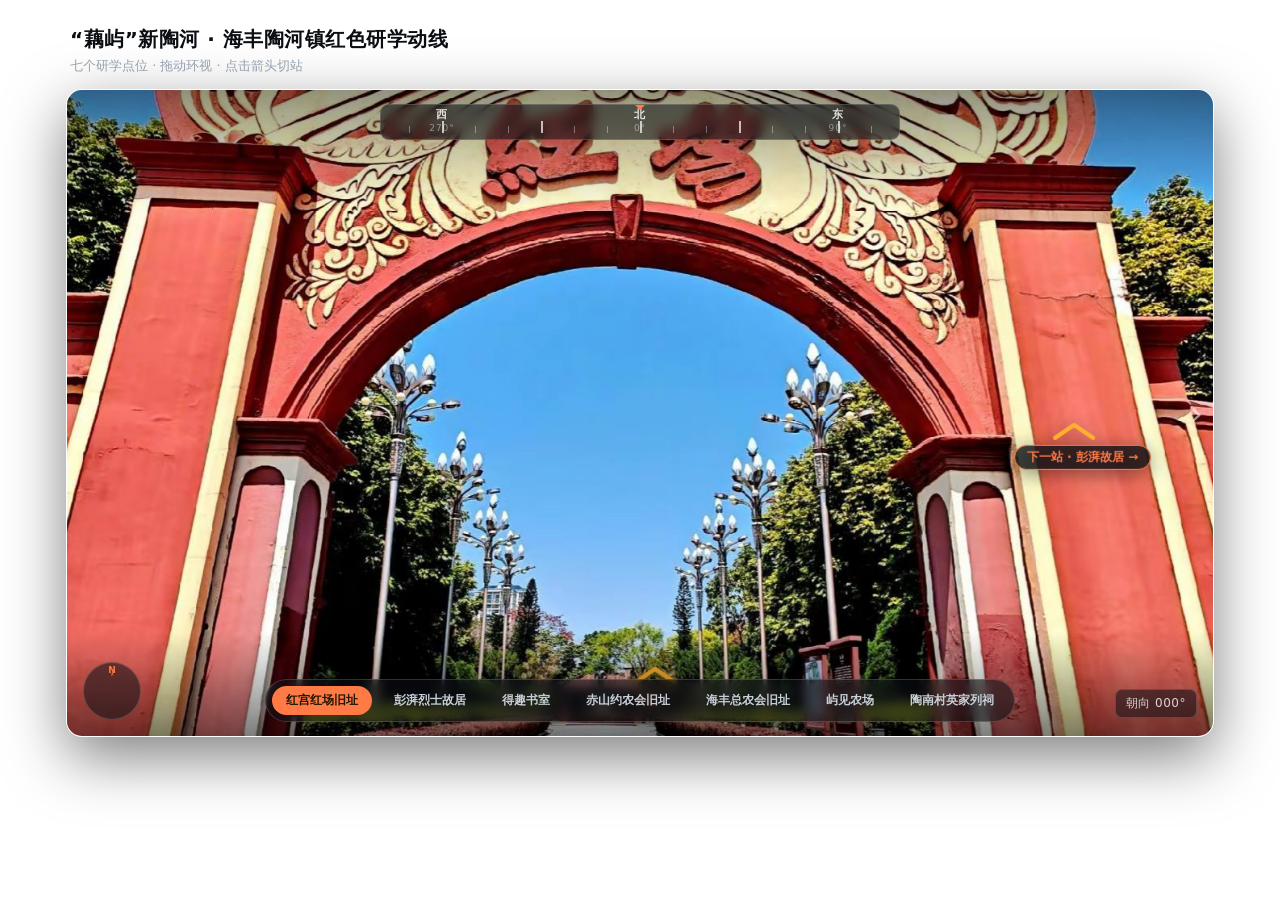
<file: ar/AR_haiFeng.html>
<!DOCTYPE html>
<html lang="zh-CN">
<head>
<meta charset="utf-8">
<meta name="viewport" content="width=device-width, initial-scale=1">
<title>“藕屿”新陶河 · 海丰红色研学动线</title>
<!-- 伪 AR 全景照片 -->
<!-- ==========style======================================================================================================================== -->
<style>
  :root{
    --accent:#ffb02e;
    --bg:#0b0e12;
    --text:#e8ecf1;
    --text-sub:#9aa7b4;
    --glass:rgba(12,16,20,.55);
    --line:rgba(255,255,255,.16);
  }
  *{box-sizing:border-box;margin:0;padding:0}
  body{
    font-family:"Microsoft YaHei",system-ui,sans-serif;
    background:var(--bg);color:var(--text);
    padding:20px 16px 40px;max-width:1180px;margin:0 auto;
  }
  header{margin:6px 4px 14px}
  header h1{font-size:20px;font-weight:700;letter-spacing:.5px}
  header p{font-size:13px;color:var(--text-sub);margin-top:4px}

  /* ============ 舞台 ============ */
  .stage{
    position:relative;height:min(72vh,660px);border-radius:16px;overflow:hidden;
    background:transparent;border:1px solid var(--line);
    box-shadow:0 20px 60px rgba(0,0,0,.5);
    touch-action:none;
  }
  .stage.editing{cursor:crosshair}

  /* 平移画布：图片放大铺满并留出环视余量，箭头锚在图片坐标系里随动 */
  #plane{
    position:absolute;left:50%;top:50%;
    transform:translate(-50%,-50%);
    will-change:transform;
    cursor:grab;
  }
  #plane.dragging{cursor:grabbing}
  #plane img{
    display:block;width:100%;height:100%;
    user-select:none;-webkit-user-drag:none;pointer-events:none;
  }
  #plane.hidden{display:none}

  /* 模糊占位层：切场景前先铺放大模糊的同图，加载完成后淡出 */
  #blurLayer{
    position:absolute;inset:0;z-index:3;pointer-events:none;
    background-size:cover;background-position:center;
    filter:blur(26px) brightness(.75);transform:scale(1.15);
    opacity:0;transition:opacity .55s ease;
  }
  #blurLayer.on{opacity:1}

  .vignette{
    position:absolute;inset:0;z-index:4;pointer-events:none;
    background:
      linear-gradient(180deg,rgba(0,0,0,.42),transparent 18%,transparent 84%,rgba(0,0,0,.5)),
      radial-gradient(120% 90% at 50% 50%,transparent 62%,rgba(0,0,0,.28));
  }

  /* ============ 顶部罗盘刻度带 ============ */
  .tape{
    position:absolute;top:14px;left:50%;transform:translateX(-50%);z-index:6;
    width:min(520px,72vw);height:36px;overflow:hidden;border-radius:9px;
    background:var(--glass);backdrop-filter:blur(6px);border:1px solid var(--line);
  }
  #tapeStrip{position:absolute;top:0;left:50%;height:100%;will-change:transform}
  .tick{position:absolute;bottom:6px;width:1px;height:7px;background:rgba(255,255,255,.35)}
  .tick.major{height:12px;width:1.5px;background:rgba(255,255,255,.7)}
  .tick-label{
    position:absolute;top:2px;transform:translateX(-50%);
    font-size:11px;color:rgba(255,255,255,.85);font-weight:700;letter-spacing:1px;
  }
  .tick-label.deg{font-size:9px;color:rgba(255,255,255,.45);font-weight:400}
  .tape-center{
    position:absolute;top:0;left:50%;transform:translateX(-50%);z-index:2;
    width:0;height:0;border:5px solid transparent;border-top-color:var(--accent);
  }

  /* ============ 到站提示 ============ */
  #toast{
    position:absolute;top:58px;left:50%;transform:translate(-50%,-6px);z-index:6;
    padding:7px 16px;border-radius:20px;font-size:13px;font-weight:600;
    background:rgba(255,176,46,.92);color:#221703;
    opacity:0;transition:.4s;pointer-events:none;white-space:nowrap;
  }
  #toast.show{opacity:1;transform:translate(-50%,0)}

  /* ============ 角落指北针 ============ */
  #compass{
    position:absolute;left:16px;bottom:16px;z-index:6;width:58px;height:58px;border-radius:50%;
    background:var(--glass);backdrop-filter:blur(6px);border:1px solid var(--line);
  }
  #needle{
    position:absolute;left:50%;top:50%;width:2.5px;height:40px;margin:-20px 0 0 -1.25px;
    background:linear-gradient(180deg,var(--accent) 50%,rgba(255,255,255,.35) 50%);
    clip-path:polygon(50% 0,100% 14%,50% 8%,0 14%);
    will-change:transform;
  }
  #compass .n{
    position:absolute;top:2px;left:50%;transform:translateX(-50%);
    font-size:9px;color:var(--accent);font-weight:700;
  }

  /* ============ 朝向读数 ============ */
  #readout{
    position:absolute;right:16px;bottom:18px;z-index:6;
    font-size:12px;color:rgba(255,255,255,.8);letter-spacing:.5px;
    background:var(--glass);backdrop-filter:blur(6px);
    padding:5px 10px;border-radius:7px;border:1px solid var(--line);
    font-variant-numeric:tabular-nums;
  }

  /* ============ 取点模式 ============ */
  #pickBtn{
    position:absolute;top:60px;right:14px;z-index:7;
    border:1px solid var(--line);background:var(--glass);backdrop-filter:blur(6px);
    color:#c7cfd7;font-size:12px;padding:6px 12px;border-radius:8px;cursor:pointer;
  }
  #pickBtn.on{background:var(--accent);color:#221703;border-color:var(--accent);font-weight:700}
  #pickOut{
    position:absolute;top:96px;right:14px;z-index:7;display:none;
    background:rgba(15,19,24,.85);border:1px solid var(--accent);border-radius:8px;
    padding:8px 12px;font-size:12px;color:#ffd48a;line-height:1.7;
    font-variant-numeric:tabular-nums;max-width:220px;
  }
  #pickOut.show{display:block}
  #pickOut b{color:#fff;font-weight:600}

  /* ============ 画面内指路箭头（锚定在照片坐标上） ============ */
  .arrow-hs{
    position:absolute;transform:translate(-50%,-50%);
    width:120px;height:100px;cursor:pointer;z-index:5;
    filter:drop-shadow(0 4px 10px rgba(0,0,0,.55));
  }
  /* --dir 由 JS 按 targets[].dir 写入；旋转必须写进 keyframes，否则会被 bob 动画覆盖掉 */
  .arrow-hs .chev{display:flex;justify-content:center;--dir:0deg;animation:bob 1.6s ease-in-out infinite}
  .arrow-hs .chev svg{display:block}
  .arrow-hs .chip{margin-top:4px;text-align:center}
  .arrow-hs .chip span{
    display:inline-block;padding:3px 12px;border-radius:14px;
    background:rgba(15,19,24,.78);border:1px solid var(--accent);
    color:var(--accent);font-size:12px;font-weight:700;white-space:nowrap;
    backdrop-filter:blur(4px);
  }
  .arrow-hs:hover .chip span{background:var(--accent);color:#221703}
  @keyframes bob{0%,100%{transform:rotate(var(--dir,0deg)) translateY(0)}50%{transform:rotate(var(--dir,0deg)) translateY(-6px)}}

  /* 普通信息点 */
  .info-hs{
    position:absolute;transform:translate(-50%,-50%);
    width:30px;height:30px;cursor:pointer;z-index:5;
  }
  .info-hs .dot{
    width:30px;height:30px;border-radius:50%;
    border:2px solid var(--accent);background:rgba(15,19,24,.7);
    color:var(--accent);font-size:15px;font-weight:700;line-height:26px;text-align:center;
  }

  /* ============ 边缘方向指示 ============ */
  .edge{
    position:absolute;top:50%;transform:translateY(-50%);z-index:6;
    width:44px;height:74px;border:none;background:var(--glass);
    border:1px solid var(--line);backdrop-filter:blur(6px);
    color:var(--accent);font-size:26px;cursor:pointer;
    opacity:0;pointer-events:none;transition:opacity .25s;
    display:flex;flex-direction:column;align-items:center;justify-content:center;gap:2px;
  }
  .edge.show{opacity:.92;pointer-events:auto}
  .edge small{font-size:10px;color:#cfd6dd;max-width:38px;line-height:1.2}
  #edgeL{left:0;border-radius:0 12px 12px 0}
  #edgeR{right:0;border-radius:12px 0 0 12px}

  /* 首次进入的「拖动环视」提示 */
  .rot-hint{
    position:absolute;top:50%;transform:translateY(-50%);z-index:5;
    color:rgba(255,255,255,.55);font-size:34px;pointer-events:none;
    animation:hint 1.8s ease-in-out infinite;transition:opacity .5s;
  }
  #hintL{left:10px}#hintR{right:10px}
  .rot-hint.hide{opacity:0}
  @keyframes hint{0%,100%{opacity:.25}50%{opacity:.75}}

  /* ============ 底部站点条 ============ */
  .stations{
    position:absolute;bottom:14px;left:50%;transform:translateX(-50%);z-index:6;
    display:flex;gap:8px;padding:6px;border-radius:22px;
    background:var(--glass);backdrop-filter:blur(6px);border:1px solid var(--line);
  }
  .stations button{
    border:none;border-radius:16px;padding:6px 14px;font-size:12px;font-weight:600;
    background:transparent;color:#c7cfd7;cursor:pointer;transition:.2s;white-space:nowrap;
  }
  .stations button:hover{color:#fff}
  .stations button.active{background:var(--accent);color:#221703}

  /* ============ 说明区 ============ */
  .cards{display:grid;grid-template-columns:1fr 1fr;gap:14px;margin-top:16px}
  @media (max-width:820px){.cards{grid-template-columns:1fr}}
  .card{
    background:#12161c;border:1px solid var(--line);border-radius:14px;padding:16px 18px;
  }
  .card h2{font-size:15px;color:var(--accent);margin-bottom:10px}
  .card p,.card li{font-size:13px;line-height:1.85;color:#c4ccd5}
  .card ul{padding-left:18px}
  .card code{
    background:#0b0e12;border:1px solid var(--line);border-radius:4px;
    padding:1px 6px;font-size:12px;color:#ffd48a;
  }
  pre{
    background:#0b0e12;border:1px solid var(--line);border-radius:8px;
    padding:12px;font-size:12px;line-height:1.7;overflow-x:auto;color:#d9e1e9;
    margin-top:8px;
  }
  pre b{color:#ffb02e;font-weight:600}
  .tip{
    margin-top:14px;padding:10px 14px;border-left:3px solid var(--accent);
    background:rgba(255,176,46,.07);border-radius:0 8px 8px 0;
    font-size:12.5px;color:#d8cfae;line-height:1.8;
  }

  @media (max-width:640px){
    .stage{height:56vh}
    .stations button{padding:5px 9px;font-size:11px}
    .tape{width:82vw}
    #compass{width:48px;height:48px}
    #needle{height:34px;margin:-17px 0 0 -1.25px}
  }
</style>
</head>
<!-- ==========body======================================================================================================================== -->
<body>

<header>
  <h1 id="docTitle">伪 AR 照片导览</h1>
  <p id="docSub">普通照片也能跑同一套交互：拖动环视（放大平移）· 罗盘随视角滑动 · 箭头锚在照片里的路口位置 · 点击切到下一个点位</p>
</header>

<div class="stage" id="stage">
  <div id="plane">
    <img id="photo" alt="">
    <!-- 箭头/信息点由 JS 注入，坐标系 = 照片本身 -->
  </div>
  <div id="blurLayer" class="on"></div>
  <div class="vignette"></div>

  <div class="tape"><div id="tapeStrip"></div><div class="tape-center"></div></div>
  <div id="toast"></div>
  <div id="compass"><div id="needle"></div><span class="n">N</span></div>
  <div id="readout">朝向 000°</div>

  <!-- <button id="pickBtn">📍 取点模式（E）</button> -->
  <div id="pickOut"></div>

  <button class="edge" id="edgeL"><span>‹</span><small id="edgeLt"></small></button>
  <button class="edge" id="edgeR"><span>›</span><small id="edgeRt"></small></button>
  <div class="rot-hint" id="hintL">‹</div>
  <div class="rot-hint" id="hintR">›</div>

  <div class="stations" id="stations"></div>
</div>


<!-- ==========script========================================================================================================================= -->
<script>
/* 1 全局设置 —— 标题、主色、环视手感，都可以直接改这 6 行 */
const CFG = {
  title:    '“藕屿”新陶河 · 海丰陶河镇红色研学动线',   // （伪AR演示）页面大标题
  subtitle: '七个研学点位 · 拖动环视 · 点击箭头切站',    //：红宫红场 → 彭湃故居 → 得趣书室 → 赤山约农会 → 海丰总农会 → 屿见农场 → 陶南村英家列祠  · 按 E 取点
  bg:       'transparent',   // 页面背景色（整页底色，也是舞台区露出的底色）rgba(246, 255, 247,.35)
  text:     '#0b0e12',   // 大标题 + 正文文字颜色
  textSub:  '#9aa7b4',   // 副标题（灰色说明那行）颜色
  start:    's1',        // 从哪个点位进站（填 ROUTE 里的 id）
  accent:   '#ff7a45',   // 主色：箭头、罗盘、指示针、高亮都用它
  zoom:     1.35,        // 照片放大倍率＝环视余量。1.2 更清晰但转得少；1.6 转得多但边缘更糊
  yawRange: 35           // 左右拖到底时罗盘转多少度。要和 zoom 一起调
};
document.documentElement.style.setProperty('--accent', CFG.accent);
document.documentElement.style.setProperty('--bg',      CFG.bg);
document.documentElement.style.setProperty('--text',    CFG.text);
document.documentElement.style.setProperty('--text-sub', CFG.textSub);
const tEl = document.getElementById('docTitle'), sEl = document.getElementById('docSub');
if (tEl) tEl.textContent = CFG.title;   // 标题/副标题被注释掉时跳过，别让整页脚本中断
if (sEl) sEl.textContent = CFG.subtitle;

/* 2 路线配置 —— 换图、加点位、挪箭头、写讲解词，全改这里             
  动线：红宫红场 → 彭湃故居 → 得趣书室 → 赤山约农会 → 海丰总农会 → 屿见农场 → 陶南村英家列祠（线性动线，箭头锚在各点位的大门/门楼上） */
const ROUTE = {
  s1: { name:'第1站 · 红宫红场旧址', img:'assets/red/h1.jpg', heading:0,
        targets:[ {scene:'s2', x:78, y:55, dir:0,    label:'下一站 · 彭湃故居'},
                  {scene:'h1_1', x:51, y:76, dir:0,  label:'前进'} ]},

  s2: { name:'第2站 · 彭湃烈士故居', img:'assets/sh2.jpg', heading:45,
        targets:[ {scene:'s3', x:77, y:52, dir:0,    label:'下一站 · 得趣书室'},
                  {scene:'s1', x:27, y:52, dir:0,  label:'上一站 · 红宫红场'},
                  {scene:'h2_1', x:51, y:76, dir:0,  label:'进入大门'} ],
        infos:[ {x:62, y:75, text:'故居门匾与免费开放时间牌（占位讲解词）'} ] },
        
  s3: { name:'第3站 · 得趣书室', img:'assets/s3.jpg', heading:90,
        targets:[ {scene:'s4', x:80, y:48, dir:0,    label:'下一站 · 赤山约农会'},
                  {scene:'s2', x:20, y:50, dir:0,  label:'上一站 · 彭湃故居'},
                  {scene:'h3_1', x:50, y:58, dir:0,    label:'进入大门'}, ],
        infos:[ {x:50, y:46, text:'门匾「得趣书室」：彭湃从事革命活动的地方（占位讲解词）'} ] },

  s4: { name:'第4站 · 赤山约农会旧址', img:'assets/s4.jpg', heading:135,
        targets:[ {scene:'s5', x:67, y:60, dir:0,    label:'下一站 · 海丰总农会'},
                  {scene:'s3', x:27, y:60, dir:0,  label:'上一站 · 得趣书室'} ],
        infos:[ {x:66, y:40, text:'广东省重点文物保护单位标志碑（占位讲解词）'} ] },

  s5: { name:'第5站 · 海丰总农会旧址', img:'assets/s5.jpg', heading:180,
        targets:[ {scene:'s6', x:71, y:58, dir:0,    label:'下一站 · 屿见农场'},
                  {scene:'s4', x:24, y:58, dir:0,  label:'上一站 · 赤山约农会旧址'} ],
        infos:[ {x:47, y:43, text:'海丰总农会：1922年彭湃在此建立（占位讲解词）'} ] },

  s6: { name:'第6站 · 屿见农场', img:'assets/s6.JPG', heading:120,
        targets:[ {scene:'s7', x:71, y:58, dir:0,    label:'下一站 · 陶南村英家列祠'},
                  {scene:'s5', x:28, y:62, dir:0,  label:'上一站 · 海丰总农会旧址'},
                  {scene:'h6_1', x:50, y:58, dir:0,    label:'进入大门'}, ],},

  s7: { name:'第7站 · 陶南村英家列祠', img:'assets/s7.jpg', heading:90,
        targets:[ {scene:'s1', x:78, y:53, dir:0,    label:'打卡完成 · 返回起点'},
                  {scene:'s6', x:22, y:53, dir:0,  label:'上一站 · 屿见农场'},
                  {scene:'h7_1', x:50, y:58, dir:0,    label:'进入大门'}, ],},



  h1_1: { name:'红宮大门外', img:'assets/red/h1_1.jpg', heading:0,
        targets:[ {scene:'s1', x:47, y:55, dir:0,    label:'返回'},
                  {scene:'h1_2', x:20, y:55, dir:0,    label:'红宫大门'} ]
        },
  h1_2: { name:'红宫大门', img:'assets/red/h1_2.jpg', heading:0,
        targets:[ {scene:'h1_1', x:74, y:67, dir:0,    label:'返回'},
                  {scene:'h1_3', x:50, y:60, dir:0,    label:'进入'},
                  {scene:'h1_3_1', x:40, y:65, dir:0,    label:'左转'} ],
        infos:[ {x:73, y:53, text:'红宫：1927年海丰县苏维埃政权在此宣告成立（占位讲解词，换成访谈内容）'}, ],
        },
  h1_3: { name:'红宮前', img:'assets/red/h1_3.jpg', heading:0,
        targets:[ {scene:'h1_2', x:67, y:48, dir:0,    label:'返回'},
                  {scene:'h1_4_0132', x:50, y:40, dir:0,    label:'前进'},
                  {scene:'h1_5', x:35, y:40, dir:0,    label:'绕道而行'} ],
        },
  h1_3_1: { name:'红宮前湖边外围', img:'assets/red/h1_3_1.jpg', heading:0,
        targets:[ {scene:'h1_2', x:75, y:50, dir:0,    label:'返回'},
                  {scene:'h1_3_2', x:50, y:61, dir:0,    label:'靠近湖边'} ],
        },
  h1_3_2: { name:'红宮湖边', img:'assets/red/h1_3_2.jpg', heading:0,
        targets:[ {scene:'h1_3_1', x:70, y:50, dir:0,    label:'返回'},
                  {scene:'h1_3_3_0132', x:33, y:46, dir:0,    label:'红宮'} ],
        },

  h1_3_3_0130: { name:'红宮', img:'assets/red/h1_3_3.jpg', heading:0,
        targets:[ {scene:'h1_3', x:47, y:55, dir:0,    label:'返回'},
                  {scene:'h1_4_0130', x:50, y:77, dir:0,    label:'进入红宮'} ],
        },
  h1_3_3_0132: { name:'红宮', img:'assets/red/h1_3_3.jpg', heading:0,
        targets:[ {scene:'h1_3_2', x:74, y:46, dir:0,    label:'返回'},
                  {scene:'h1_4_0132', x:50, y:65, dir:0,    label:'进入红宮'},
                  {scene:'h1_5', x:26, y:61, dir:0,    label:'绕道而行'} ],
        },

  h1_4_0130: { name:'红宮内部', img:'assets/red/h1_4.jpg', heading:0,
        targets:[ {scene:'h1_3_3_0130', x:73, y:55, dir:0,    label:'返回'},
                  {scene:'h1_5', x:26, y:55, dir:0,    label:'前进'} ],
        },
  h1_4_0132: { name:'红宮内部', img:'assets/red/h1_4.jpg', heading:0,
        targets:[ {scene:'h1_3_3_0132', x:73, y:55, dir:0,    label:'返回'},
                  {scene:'h1_5', x:26, y:55, dir:0,    label:'前进'} ],
        },
  
  h1_5: { name:'红宮门外', img:'assets/red/h1_5.jpg', heading:0,
        targets:[ {scene:'h1_2', x:47, y:55, dir:0,    label:'返回'},
                  {scene:'h1_5_1', x:67, y:42, dir:0,    label:'木棉花'} ],
        },
  h1_5_1: { name:'木棉花', img:'assets/red/h1_5_1.jpg', heading:0,
        targets:[ {scene:'h1_2', x:21, y:51, dir:0,    label:'返回'},
                  {scene:'s2', x:78, y:53, dir:0,    label:'下一站 · 彭湃故居'} ],
        infos:[ {x:51, y:51, text:'木棉花：「英雄花」'}, ],
        },



  h2_1: { name:'彭湃烈士故居大门', img:'assets/h2_1.jpg', heading:45,
        targets:[ {scene:'s2', x:47, y:55, dir:0,    label:'返回'},
                  {scene:'h2_2', x:50, y:77, dir:0,    label:'彭湃烈士故居内部'} ],
        },
  h2_2: { name:'彭湃烈士故居内部', img:'assets/h2_2.jpg', heading:45,
        targets:[ {scene:'h2_1', x:35, y:56, dir:0,    label:'返回'},
                  {scene:'s3', x:62, y:56, dir:0,    label:'下一站 · 得趣书室'},
         ],
        },



  h3_1: { name:'得趣书室内', img:'assets/h3_1.jpg', heading:45,
        targets:[ {scene:'s3', x:40, y:65, dir:0,    label:'返回'},
                  {scene:'s4', x:64, y:65, dir:0,    label:'下一站 · 赤山约农会'},
         ],
        },

  h4_1: {},
  h5_1: {},

  h6_1: { name:'印象陶河', img:'assets/h6_1.jpg', heading:110,
        targets:[ {scene:'s6', x:30, y:55, dir:0,    label:'返回'},
                  {scene:'h6_2', x:66, y:58, dir:0,    label:'亲子菜园'},
                  {scene:'h6_3_01', x:78, y:58, dir:0,    label:'池畔派对'} ],
        },
  h6_2: { name:'亲子菜园外', img:'assets/h6_2.jpg', heading:90,
        targets:[ {scene:'h6_1', x:30, y:45, dir:0,    label:'返回'} ,
                  {scene:'h6_2_1', x:55, y:66, dir:0,    label:'进入大门'}, ],
        },
  h6_2_1: { name:'亲子菜园', img:'assets/h6_2_1.JPG', heading:90,
        targets:[ {scene:'h6_2', x:30, y:57, dir:0,    label:'返回'} ,
                  {scene:'h6_3_02', x:65, y:57, dir:0,    label:'池畔派对'}, ],
        },
  h6_3_01: { name:'池畔派对', img:'assets/h6_3.jpg', heading:45,
        targets:[ {scene:'h6_1', x:50, y:56, dir:0,    label:'返回'},
                  {scene:'s7', x:75, y:40, dir:0,    label:'下一站 · 陶南村英家列祠'}
         ],
        },
  h6_3_02: { name:'池畔派对', img:'assets/h6_3.jpg', heading:45,
        targets:[ {scene:'h6_2_1', x:50, y:56, dir:0,    label:'返回'},
                  {scene:'s7', x:75, y:40, dir:0,    label:'下一站 · 陶南村英家列祠'}
         ],
        },



  h7_1: { name:'颜氏家祠', img:'assets/h7_1.jpg', heading:145,
        targets:[ {scene:'s7', x:75, y:52, dir:0,    label:'返回'},
                  {scene:'h7_2', x:47, y:65, dir:0,    label:'进入归仁堂'}, ],
        },
  h7_2: { name:'归仁堂', img:'assets/h7_2.jpg', heading:145,
        targets:[ {scene:'h7_1', x:20, y:60, dir:0,    label:'返回'},
                  {scene:'h7_3', x:80, y:60, dir:0,    label:'归仁堂的一角'}, ],
        },
  h7_3: { name:'归仁堂的一角', img:'assets/h7_3.jpg', heading:180,
        targets:[ {scene:'h7_2', x:70, y:55, dir:0,    label:'返回'}, ],
        }
};
const ORDER = ['s1','s2','s3','s4','s5','s6','s7'];
let current = CFG.start;

/* 这两个值已挪到顶部 CFG 里：CFG.zoom / CFG.yawRange */

/* ================= DOM屎 ================= */
const stage = document.getElementById('stage');
const plane = document.getElementById('plane');
const photo = document.getElementById('photo');
const blurLayer = document.getElementById('blurLayer');
const toastEl = document.getElementById('toast');
const stationsEl = document.getElementById('stations');
const strip = document.getElementById('tapeStrip');
const needle = document.getElementById('needle');
const readout = document.getElementById('readout');
const edgeL = document.getElementById('edgeL'), edgeR = document.getElementById('edgeR');
const edgeLt = document.getElementById('edgeLt'), edgeRt = document.getElementById('edgeRt');
const pickBtn = document.getElementById('pickBtn');
const pickOut = document.getElementById('pickOut');

/* ================= 罗盘刻度带 ================= */
const PX = 2.2;
for(let d=-360; d<=720; d+=15){
  const x = (d+360)*PX, m = ((d%360)+360)%360;
  const t = document.createElement('i');
  t.className = 'tick' + (m%45===0 ? ' major' : '');
  t.style.left = x + 'px';
  strip.appendChild(t);
  if(m%90===0){
    const name = {0:'北',90:'东',180:'南',270:'西'}[m];
    const lb = document.createElement('span');
    lb.className = 'tick-label';
    lb.style.left = x + 'px';
    lb.textContent = name;
    strip.appendChild(lb);
    const dg = document.createElement('span');
    dg.className = 'tick-label deg';
    dg.style.left = x + 'px';
    dg.style.top = '18px';
    dg.textContent = m + '°';
    strip.appendChild(dg);
  }
}

/* ================= 站点条 ================= */
ORDER.forEach(id=>{
  const b = document.createElement('button');
  b.textContent = ROUTE[id].name.split(' · ')[1] || ROUTE[id].name;
  b.onclick = ()=>go(id);
  b.dataset.scene = id;
  stationsEl.appendChild(b);
});
function markStation(){
  document.querySelectorAll('.stations button').forEach(b=>
    b.classList.toggle('active', b.dataset.scene === current));
}

/* ================= 到站提示 ================= */
let toastTimer;
function toast(msg){
  toastEl.textContent = msg;
  toastEl.classList.add('show');
  clearTimeout(toastTimer);
  toastTimer = setTimeout(()=>toastEl.classList.remove('show'), 2200);
}

/* ================= 箭头 / 信息点渲染（锚在照片坐标系里） ================= */
const CHEV = '<svg width="46" height="20" viewBox="0 0 46 20"><path d="M4 17 L23 4 L42 17" fill="none" stroke="#ffb02e" stroke-width="4" stroke-linecap="round" stroke-linejoin="round"/></svg>';
function renderHotspots(id){
  plane.querySelectorAll('.arrow-hs,.info-hs').forEach(n=>n.remove());
  const s = ROUTE[id];
  (s.targets||[]).forEach(t=>{
    const el = document.createElement('div');
    el.className = 'arrow-hs';
    el.style.left = t.x + '%';
    el.style.top  = t.y + '%';
    el.innerHTML =
      '<div class="chev" style="--dir:' + (t.dir||0) + 'deg">' + CHEV + '</div>' +
      '<div class="chip"><span>' + t.label + ' →</span></div>';
    el.dataset.tx = t.x; el.dataset.scene = t.scene; el.dataset.label = t.label;
    plane.appendChild(el);
  });
  (s.infos||[]).forEach(t=>{
    const el = document.createElement('div');
    el.className = 'info-hs';
    el.style.left = t.x + '%';
    el.style.top  = t.y + '%';
    el.innerHTML = '<div class="dot">i</div>';
    el.dataset.text = t.text;
    plane.appendChild(el);
  });
}

/* ================= 布局：按舞台尺寸计算画布大小与平移范围 ================= */
let sw=0, sh=0, pw=0, ph=0, maxX=0, maxY=0;
function layout(){
  const r = stage.getBoundingClientRect();
  sw = r.width; sh = r.height;
  const ir = photo.naturalWidth / photo.naturalHeight;
  if(ir > sw/sh){ ph = sh*CFG.zoom; pw = ph*ir; }
  else          { pw = sw*CFG.zoom; ph = pw/ir; }
  plane.style.width  = pw + 'px';
  plane.style.height = ph + 'px';
  maxX = (pw - sw)/2;
  /* 竖版照片垂直余量很大：给 70% 的可动范围，既能抬头/低头看全，又不至于变成滑图 */
  maxY = (ph - sh)/2 * 0.7;
  applyPan();
}
function applyPan(){
  plane.style.transform = 'translate(-50%,-50%) translate3d(' + pan.x + 'px,' + pan.y + 'px,0)';
}

/* ================= 环视（拖拽平移） ================= */
const pan = {x:0, y:0};
let dragging=false, sx=0, sy=0, px0=0, py0=0, downHS=null, wasDrag=false;
plane.addEventListener('pointerdown', e=>{
  /* 按在箭头/信息点上也照样能拖；松手时几乎没动才当作点击（见 pointerup） */
  downHS = e.target.closest('.arrow-hs,.info-hs');
  wasDrag = false;
  dragging = true; sx = e.clientX; sy = e.clientY; px0 = pan.x; py0 = pan.y;
  plane.classList.add('dragging');
  plane.setPointerCapture(e.pointerId);
});
plane.addEventListener('pointermove', e=>{
  if(!dragging) return;
  if(Math.abs(e.clientX-sx) + Math.abs(e.clientY-sy) > 6) wasDrag = true;   // 移动超阈值＝拖动，不是点击
  pan.x = clamp(px0 + (e.clientX - sx), -maxX, maxX);
  pan.y = clamp(py0 + (e.clientY - sy), -maxY, maxY);
  applyPan();
  hideHints();
});
['pointerup','pointercancel'].forEach(ev=>
  plane.addEventListener(ev, ()=>{
    dragging=false; plane.classList.remove('dragging');
    /* 原地松手在热点上 → 触发热点的"点击"行为 */
    if(ev==='pointerup' && downHS && !wasDrag && !picking){
      if(downHS.classList.contains('arrow-hs')) go(downHS.dataset.scene);
      else if(downHS.dataset.text) toast(downHS.dataset.text);
    }
    downHS = null;
  }));
const clamp = (v,a,b)=>Math.max(a, Math.min(b, v));

/* ================= 每帧刷新 HUD ================= */
const norm = d => ((d%360)+360)%360;
function frame(){
  if(pw>0){
    /* 平移 → 视角偏角：往右拖 = 视线往左转 */
    const off = maxX>0 ? pan.x/maxX : 0;
    const h = norm((ROUTE[current].heading||0) - off*CFG.yawRange);
    strip.style.transform = 'translateX(' + (-(h+360)*PX) + 'px)';
    needle.style.transform = 'rotate(' + h + 'deg)';
    readout.textContent = '朝向 ' + String(Math.round(h)).padStart(3,'0') + '°';

    /* 视野外目标 → 边缘箭头 */
    let L=null, R=null;
    plane.querySelectorAll('.arrow-hs').forEach(el=>{
      const fx = parseFloat(el.dataset.tx)/100;
      const stageX = (sw/2 + pan.x - pw/2) + fx*pw;
      if(stageX < -10 && (!L || stageX < L.sx)) L = {sx:stageX, fx, scene:el.dataset.scene, label:el.dataset.label};
      if(stageX > sw+10 && (!R || stageX > R.sx)) R = {sx:stageX, fx, scene:el.dataset.scene, label:el.dataset.label};
    });
    edgeL.classList.toggle('show', !!L);
    edgeR.classList.toggle('show', !!R);
    if(L){ edgeL.dataset.fx = L.fx; edgeLt.textContent = L.label.replace('前往 ','').replace('返回 ',''); }
    if(R){ edgeR.dataset.fx = R.fx; edgeRt.textContent = R.label.replace('前往 ','').replace('返回 ',''); }
  }
  requestAnimationFrame(frame);
}
edgeL.onclick = ()=>panTo(parseFloat(edgeL.dataset.fx));
edgeR.onclick = ()=>panTo(parseFloat(edgeR.dataset.fx));
function panTo(fx){
  /* 平滑移动，让目标点居中 */
  const target = clamp(pw/2 - fx*pw, -maxX, maxX);
  const from = pan.x, t0 = performance.now(), D = 450;
  (function step(t){
    const k = Math.min(1,(t-t0)/D), e = 1-Math.pow(1-k,3);
    pan.x = from + (target-from)*e;
    applyPan();
    if(k<1) requestAnimationFrame(step);
  })(t0);
}

/* ================= 场景切换 ================= */
let switching = false;
function go(id){
  if(id === current || switching) return;
  switching = true;
  const next = id;
  const im = new Image();
  blurLayer.style.backgroundImage = 'url(' + ROUTE[next].img + ')';
  blurLayer.classList.add('on');
  const done = ()=>{
    if(current === next) { switching=false; return; }
    current = next;
    photo.src = ROUTE[next].img;
    pan.x = 0; pan.y = 0;
    photo.onload = ()=>{ layout(); renderHotspots(current); };
    if(photo.complete) { layout(); renderHotspots(current); }
    blurLayer.classList.remove('on');
    markStation();
    toast('已到达 · ' + ROUTE[current].name);
    switching = false;
  };
  im.onload = done;
  im.onerror = ()=>{ toast('图片加载失败：' + ROUTE[next].img); switching=false; };
  im.src = ROUTE[next].img;
  setTimeout(()=>{ if(switching) done(); }, 4000);   // 兜底
}

/* ================= 取点模式 ================= */
let picking = false;
function togglePick(force){
  picking = force!==undefined ? force : !picking;
  if(pickBtn){
    pickBtn.classList.toggle('on', picking);
    pickBtn.textContent = picking ? '📍 取点中…点击照片上的位置' : '📍 取点模式（E）';
  }
  stage.classList.toggle('editing', picking);
}
/* 取点按钮可能在 HTML 里被注释掉（隐藏功能），这里做空值保护，别让整段脚本中断 */
if(pickBtn) pickBtn.onclick = ()=>togglePick();
document.addEventListener('keydown', e=>{
  if(e.key==='e' || e.key==='E') togglePick();
});
stage.addEventListener('click', e=>{
  if(!picking) return;
  if(e.target.closest('.arrow-hs,.info-hs,#pickBtn,#pickOut,.edge,.stations')) return;
  const r = plane.getBoundingClientRect();
  const x = (e.clientX - r.left)/r.width*100;
  const y = (e.clientY - r.top)/r.height*100;
  if(x<0 || x>100 || y<0 || y>100){ toast('点在照片范围外，往图片区域点'); return; }
  pickOut.innerHTML = '<b>' + ROUTE[current].name + '</b><br>x = <b>' + x.toFixed(1) + '</b> &nbsp; y = <b>' + y.toFixed(1) + '</b><br>已同时打印到控制台（F12 查看）';
  pickOut.classList.add('show');
  console.log('[取点] ' + ROUTE[current].name + '  x:' + x.toFixed(1) + '  y:' + y.toFixed(1));
  toast('x=' + x.toFixed(1) + '  y=' + y.toFixed(1));
});

/* ================= 提示 & 启动 ================= */
function hideHints(){
  const l = document.getElementById('hintL'), r = document.getElementById('hintR');
  if(l) l.classList.add('hide');
  if(r) r.classList.add('hide');
}
['pointerdown'].forEach(ev=>
  stage.addEventListener(ev, hideHints, {once:true}));
setTimeout(hideHints, 9000);

blurLayer.style.backgroundImage = 'url(' + ROUTE[CFG.start].img + ')';
photo.onload = ()=>{ layout(); renderHotspots(current); blurLayer.classList.remove('on'); };
photo.onerror = ()=>{ toast('图片加载失败：' + ROUTE[CFG.start].img); };
photo.src = ROUTE[CFG.start].img;
setTimeout(()=>blurLayer.classList.remove('on'), 4000);
window.addEventListener('resize', ()=>{ if(photo.naturalWidth) layout(); });
requestAnimationFrame(frame);
markStation();
</script>

</body>
</html>
</file>
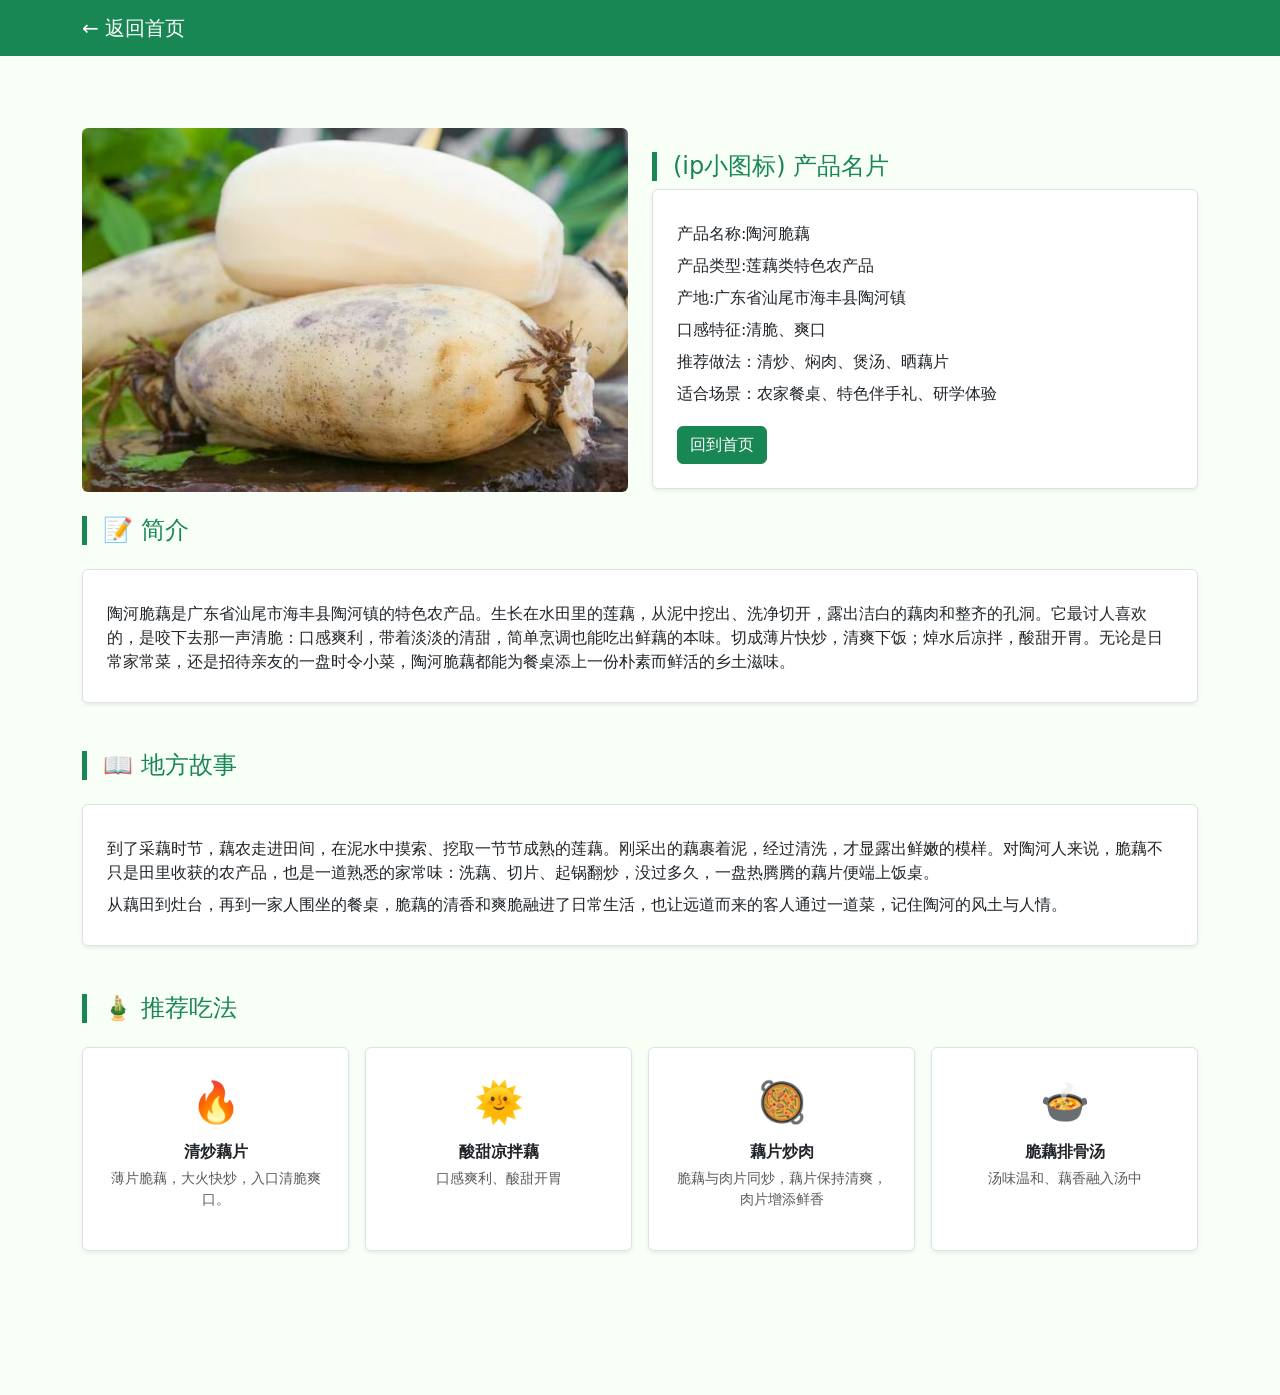
<file: farm/ou.html>
<!DOCTYPE html>
<html lang="zh-CN">
<head>
    <meta charset="UTF-8">
    <meta name="viewport" content="width=device-width, initial-scale=1.0">
    <title>陶河脆藕｜陶河镇特产</title>
    <link href="https://cdn.jsdelivr.net/npm/bootstrap@5.3.0/dist/css/bootstrap.min.css" rel="stylesheet">
    <link rel="stylesheet" href="../css/style.css">
</head>
<body>
    <nav class="navbar navbar-expand-lg bg-success navbar-dark fixed-top">
        <div class="container">
            <a class="navbar-brand" href="../index.html">← 返回首页</a>
          
        </div>
    </nav>

    <div class="container py-5">
        <div class="row mb-5">
            <div class="col-md-6">
                <img src="../images/nongchanpin/ou.jpg" class="w-100 rounded mt-4" alt="陶河脆藕">
            </div>
            <div class="col-md-6">
                <h4 class="text-success border-start border-5 border-success ps-3 mt-5">(ip小图标) 产品名片</h4>
                <div class="border rounded p-4 bg-white shadow-sm">
                <p class="mt-2 mb-1">产品名称:陶河脆藕</p>
                <p class="mt-2 mb-1">产品类型:莲藕类特色农产品</p>
                <p class="mt-2 mb-1">产地:广东省汕尾市海丰县陶河镇</p>
                <p class="mt-2 mb-1">口感特征:清脆、爽口</p>
                <p class="mt-2 mb-1">推荐做法：清炒、焖肉、煲汤、晒藕片</p>
                <p class="mt-2 mb-1">适合场景：农家餐桌、特色伴手礼、研学体验</p>
                <a href="../index.html" class="btn btn-success mt-3">回到首页</a>
            </div>
        </div>

        <!-- 简介 -->
         <section class="mb-5">
            <h4 class="text-success border-start border-5 border-success ps-3 mb-4 mt-4">📝 简介</h4>
            <div class="row g-3">
                <div class="col-md-12">
                    <div class="border rounded p-4 bg-white shadow-sm h-100">
                        <p class="mt-2 mb-1">陶河脆藕是广东省汕尾市海丰县陶河镇的特色农产品。生长在水田里的莲藕，从泥中挖出、洗净切开，露出洁白的藕肉和整齐的孔洞。它最讨人喜欢的，是咬下去那一声清脆：口感爽利，带着淡淡的清甜，简单烹调也能吃出鲜藕的本味。切成薄片快炒，清爽下饭；焯水后凉拌，酸甜开胃。无论是日常家常菜，还是招待亲友的一盘时令小菜，陶河脆藕都能为餐桌添上一份朴素而鲜活的乡土滋味。</p>
                    </div>
                </div>
            </div>
        </section>

        <!-- 地方故事 -->
         <section class="mb-5">
            <h4 class="text-success border-start border-5 border-success ps-3 mb-4">📖 地方故事</h4>
            <div class="row g-3">
                <div class="col-md-12">
                    <div class="border rounded p-4 bg-white shadow-sm h-100">
                        <p class="mt-2 mb-1">
                            到了采藕时节，藕农走进田间，在泥水中摸索、挖取一节节成熟的莲藕。刚采出的藕裹着泥，经过清洗，才显露出鲜嫩的模样。对陶河人来说，脆藕不只是田里收获的农产品，也是一道熟悉的家常味：洗藕、切片、起锅翻炒，没过多久，一盘热腾腾的藕片便端上饭桌。
                        </p>
                        <p class="mt-2 mb-1">
                            从藕田到灶台，再到一家人围坐的餐桌，脆藕的清香和爽脆融进了日常生活，也让远道而来的客人通过一道菜，记住陶河的风土与人情。
                        </p>
                    </div>
                </div>
            </div>
        </section>

        <section class="mb-5">
            <h4 class="text-success border-start border-5 border-success ps-3 mb-4">🎍 推荐吃法</h4>
            <div class="row g-3">
                <div class="col-md-3">
                    <div class="border rounded p-4 text-center bg-white shadow-sm h-100">
                        <span style="font-size:2.5rem;">🔥</span>
                        <p class="fw-bold mt-2 mb-1">清炒藕片</p>
                        <p class="small text-muted">薄片脆藕，大火快炒，入口清脆爽口。</p>
                    </div>
                </div>
                <div class="col-md-3">
                    <div class="border rounded p-4 text-center bg-white shadow-sm h-100">
                        <span style="font-size:2.5rem;">🌞</span>
                        <p class="fw-bold mt-2 mb-1">酸甜凉拌藕</p>
                        <p class="small text-muted">口感爽利、酸甜开胃</p>
                    </div>
                </div>
                <div class="col-md-3">
                    <div class="border rounded p-4 text-center bg-white shadow-sm h-100">
                        <span style="font-size:2.5rem;">🥘</span>
                        <p class="fw-bold mt-2 mb-1">藕片炒肉</p>
                        <p class="small text-muted">脆藕与肉片同炒，藕片保持清爽，肉片增添鲜香</p>
                    </div>
                </div>
                <div class="col-md-3">
                    <div class="border rounded p-4 text-center bg-white shadow-sm h-100">
                        <span style="font-size:2.5rem;">🍲</span>
                        <p class="fw-bold mt-2 mb-1">脆藕排骨汤</p>
                        <p class="small text-muted">汤味温和、藕香融入汤中</p>
                    </div>
                </div>
            </div>
        </section>

        <!-- <section class="mb-4">
            <h4 class="text-success border-start border-5 border-success ps-3 mb-4">🛒 助农直购</h4>
            <div class="border border-success rounded p-4 bg-light text-center">
                <p class="mb-3">新鲜麻竹笋产地直采，支持乡村振兴！</p>
                <a href="#" class="btn btn-success btn-lg">📞 咨询购买</a>
                <p class="text-muted small mt-2">* 5-9月盛产期，可预订</p>
            </div>
        </section> -->
    </div>

    <script src="https://cdn.jsdelivr.net/npm/bootstrap@5.3.0/dist/js/bootstrap.bundle.min.js"></script>
</body>
</html>
</file>
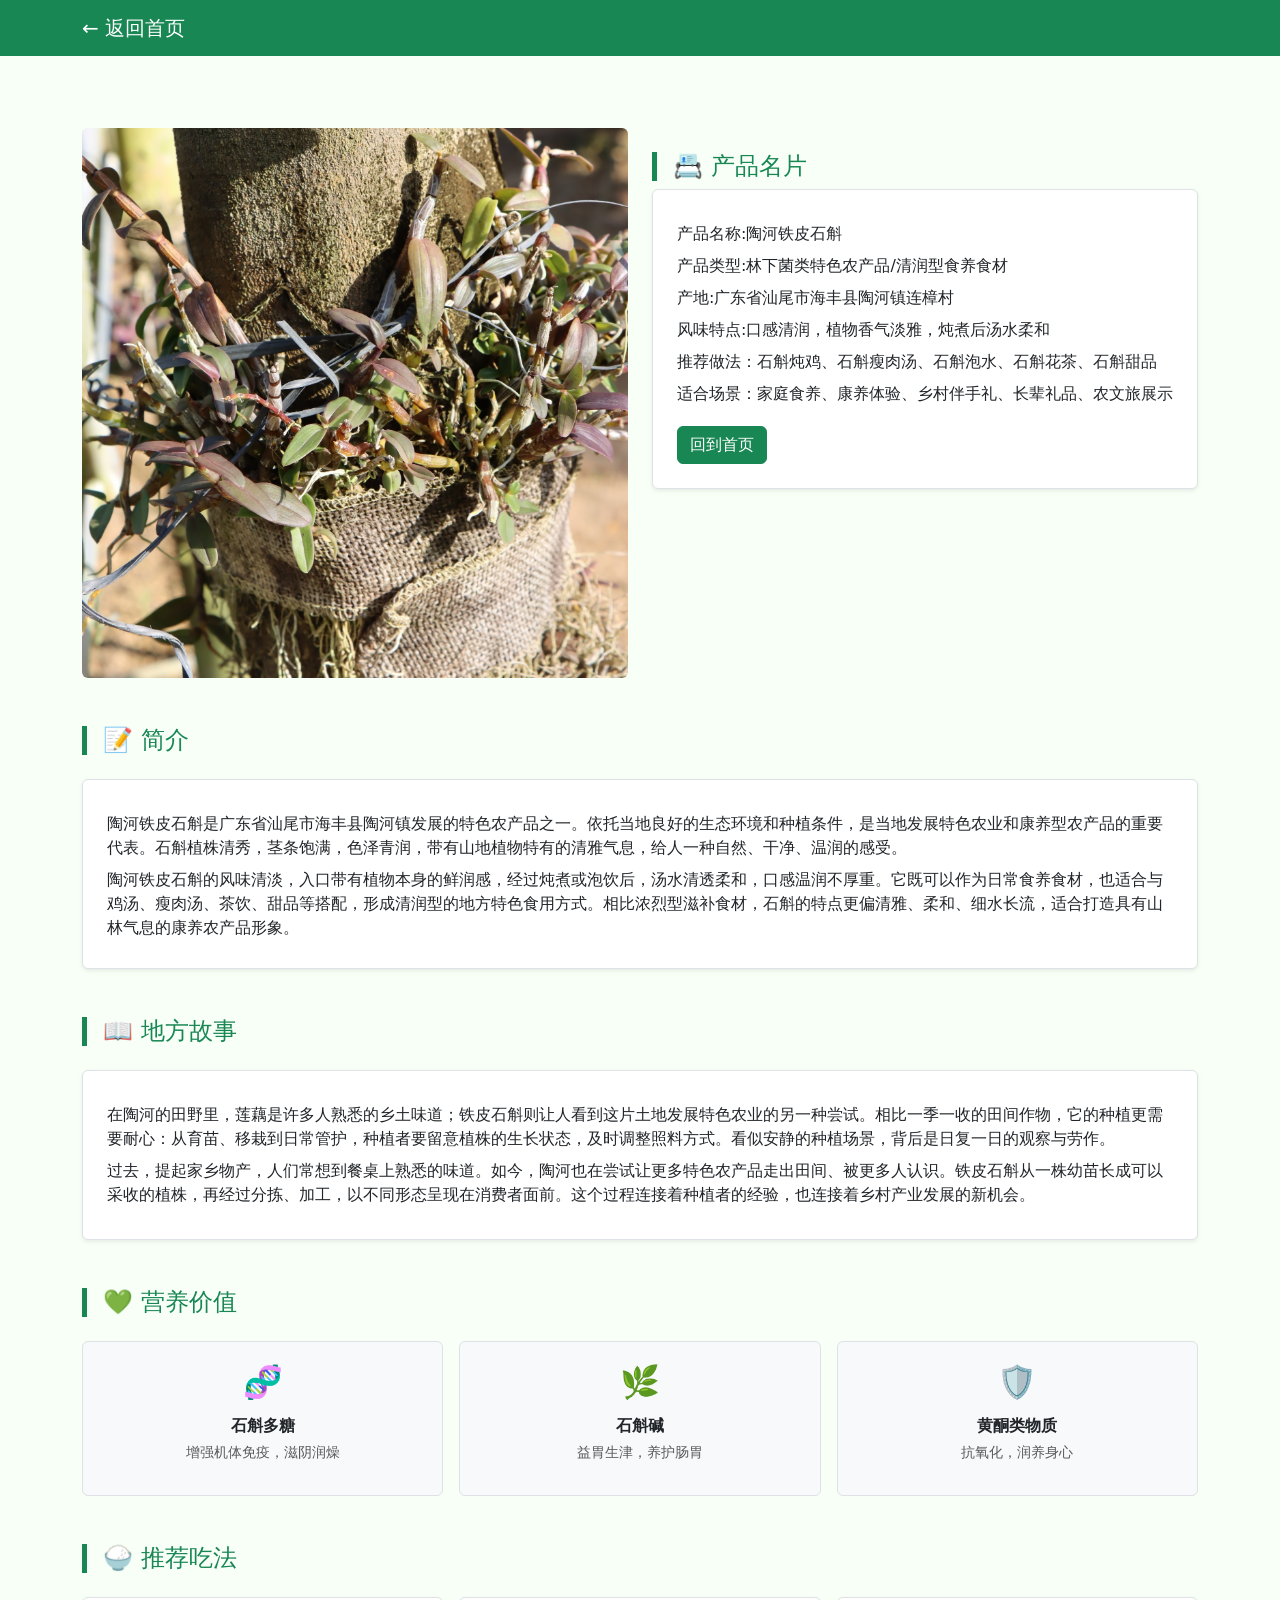
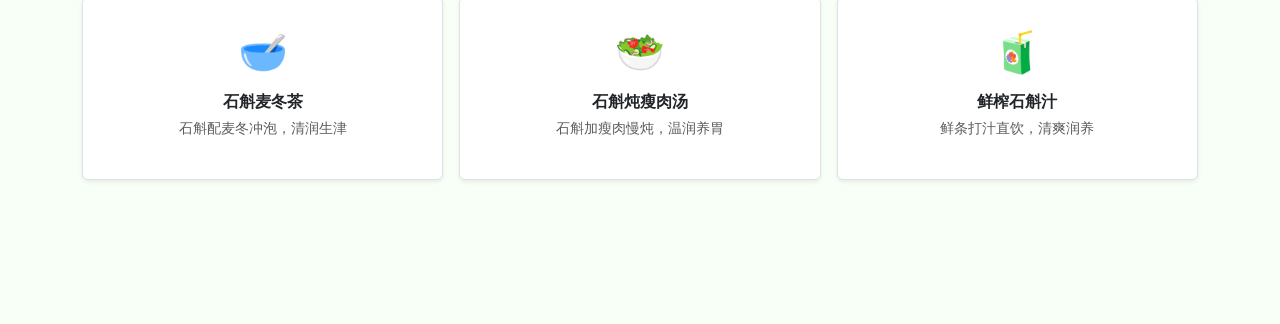
<file: farm/shihu.html>
<!DOCTYPE html>
<html lang="zh-CN">
<head>
    <meta charset="UTF-8">
    <meta name="viewport" content="width=device-width, initial-scale=1.0">
    <title>陶河铁皮石斛｜陶河镇特产</title>
    <link href="https://cdn.jsdelivr.net/npm/bootstrap@5.3.0/dist/css/bootstrap.min.css" rel="stylesheet">
    <link rel="stylesheet" href="../css/style.css">
</head>
<body>
    <nav class="navbar navbar-expand-lg bg-success navbar-dark fixed-top">
        <div class="container">
            <a class="navbar-brand" href="../index.html">← 返回首页</a>
          
        </div>
    </nav>

    <div class="container py-5">
        <!-- 主内容 -->
        <div class="row mb-5">
            <div class="col-md-6">
                <img src="../images/nongchanpin/shihu.JPG" class="w-100 rounded mt-4" alt="连樟山地石斛">
            </div>
            <div class="col-md-6">
                <h4 class="text-success border-start border-5 border-success ps-3 mt-5">📇 产品名片</h4>
                <div class="border rounded p-4 bg-white shadow-sm">
                <p class="mt-2 mb-1">产品名称:陶河铁皮石斛</p>
                <p class="mt-2 mb-1">产品类型:林下菌类特色农产品/清润型食养食材</p>
                <p class="mt-2 mb-1">产地:广东省汕尾市海丰县陶河镇连樟村</p>
                <p class="mt-2 mb-1">风味特点:口感清润，植物香气淡雅，炖煮后汤水柔和</p>
                <p class="mt-2 mb-1">推荐做法：石斛炖鸡、石斛瘦肉汤、石斛泡水、石斛花茶、石斛甜品</p>
                <p class="mt-2 mb-1">适合场景：家庭食养、康养体验、乡村伴手礼、长辈礼品、农文旅展示</p>
                <a href="../index.html" class="btn btn-success mt-3">回到首页</a>
            </div>
        </div>

        <!-- 简介 -->
         <section class="mt-5 mb-5">
            <h4 class="text-success border-start border-5 border-success ps-3 mb-4">📝 简介</h4>
            <div class="row g-3">
                <div class="col-md-12">
                    <div class="border rounded p-4 bg-white shadow-sm h-100">
                        <p class="mt-2 mb-1">陶河铁皮石斛是广东省汕尾市海丰县陶河镇发展的特色农产品之一。依托当地良好的生态环境和种植条件，是当地发展特色农业和康养型农产品的重要代表。石斛植株清秀，茎条饱满，色泽青润，带有山地植物特有的清雅气息，给人一种自然、干净、温润的感受。</p>
                        <p class="mt-2 mb-1">陶河铁皮石斛的风味清淡，入口带有植物本身的鲜润感，经过炖煮或泡饮后，汤水清透柔和，口感温润不厚重。它既可以作为日常食养食材，也适合与鸡汤、瘦肉汤、茶饮、甜品等搭配，形成清润型的地方特色食用方式。相比浓烈型滋补食材，石斛的特点更偏清雅、柔和、细水长流，适合打造具有山林气息的康养农产品形象。</p>
                    </div>
                </div>
            </div>
        </section>

        <!-- 地方故事 -->
         <section class="mb-5">
            <h4 class="text-success border-start border-5 border-success ps-3 mb-4">📖 地方故事</h4>
            <div class="row g-3">
                <div class="col-md-12">
                    <div class="border rounded p-4 bg-white shadow-sm h-100">
                        <p class="mt-2 mb-1">
                            <!-- 连樟村山地石斛，是当地依托山林资源发展特色种植的一个缩影。过去，山林更多承担着自然生态和传统农业生产功能；如今，在乡村振兴背景下，连樟村开始探索如何把绿水青山转化为特色产业资源。石斛这类适合林下种植、具有康养属性的作物，正好与连樟村的生态条件和发展方向相契合。 -->
                            在陶河的田野里，莲藕是许多人熟悉的乡土味道；铁皮石斛则让人看到这片土地发展特色农业的另一种尝试。相比一季一收的田间作物，它的种植更需要耐心：从育苗、移栽到日常管护，种植者要留意植株的生长状态，及时调整照料方式。看似安静的种植场景，背后是日复一日的观察与劳作。
                        </p>
                        <p class="mt-2 mb-1">
                            <!-- 石斛的生长讲究环境，也讲究耐心。它不像普通蔬果那样快速成熟，而是在山林湿润环境中慢慢积累自身的清润质感。从种植、管护到采收，每一步都需要细致照料。对村民来说，石斛不仅是一种特色产品，也是一种新的产业尝试，让山林空间有了更多利用方式，也为连樟村农产品体系增添了更具康养气质的品类。 -->
                            过去，提起家乡物产，人们常想到餐桌上熟悉的味道。如今，陶河也在尝试让更多特色农产品走出田间、被更多人认识。铁皮石斛从一株幼苗长成可以采收的植株，再经过分拣、加工，以不同形态呈现在消费者面前。这个过程连接着种植者的经验，也连接着乡村产业发展的新机会。
                        </p>
                        <p class="mt-2 mb-1">
                            <!-- 如果说麻竹笋代表着连江口镇山地农业的鲜爽滋味，那么山地石斛则代表着连樟村山林农业的清润气息。它适合被放入乡村康养、农事研学和特色伴手礼体系中，让游客在品尝和了解产品的同时，也认识到连樟村生态农业发展的新方向。 -->
                        </p>
                    </div>
                </div>
            </div>
        </section>

        <!-- 💚 营养价值 -->
        <section class="mb-5">
            <h4 class="text-success border-start border-5 border-success ps-3 mb-4">💚 营养价值</h4>
            <div class="row g-3">
                <div class="col-md-4">
                    <div class="border rounded p-3 text-center bg-light h-100">
                        <span style="font-size:2rem;">🧬</span>
                        <p class="fw-bold mt-2 mb-1">石斛多糖</p>
                        <p class="small text-muted">增强机体免疫，滋阴润燥</p>
                    </div>
                </div>
                <div class="col-md-4">
                    <div class="border rounded p-3 text-center bg-light h-100">
                        <span style="font-size:2rem;">🌿</span>
                        <p class="fw-bold mt-2 mb-1">石斛碱</p>
                        <p class="small text-muted">益胃生津，养护肠胃</p>
                    </div>
                </div>
                <div class="col-md-4">
                    <div class="border rounded p-3 text-center bg-light h-100">
                        <span style="font-size:2rem;">🛡️</span>
                        <p class="fw-bold mt-2 mb-1">黄酮类物质</p>
                        <p class="small text-muted">抗氧化，润养身心</p>
                    </div>
                </div>
            </div>
        </section>

        <!-- 🍚 推荐吃法 -->
        <section class="mb-5">
            <h4 class="text-success border-start border-5 border-success ps-3 mb-4">🍚 推荐吃法</h4>
            <div class="row g-3">
                <div class="col-md-4">
                    <div class="border rounded p-4 text-center bg-white shadow-sm h-100">
                        <span style="font-size:2.5rem;">🥣</span>
                        <p class="fw-bold mt-2 mb-1">石斛麦冬茶</p>
                        <p class="small text-muted">石斛配麦冬冲泡，清润生津</p>
                    </div>
                </div>
                <div class="col-md-4">
                    <div class="border rounded p-4 text-center bg-white shadow-sm h-100">
                        <span style="font-size:2.5rem;">🥗</span>
                        <p class="fw-bold mt-2 mb-1">石斛炖瘦肉汤</p>
                        <p class="small text-muted">石斛加瘦肉慢炖，温润养胃</p>
                    </div>
                </div>
                <div class="col-md-4">
                    <div class="border rounded p-4 text-center bg-white shadow-sm h-100">
                        <span style="font-size:2.5rem;">🧃</span>
                        <p class="fw-bold mt-2 mb-1">鲜榨石斛汁</p>
                        <p class="small text-muted">鲜条打汁直饮，清爽润养</p>
                    </div>
                </div>
            </div>
        </section>

        <!-- 🛒 助农直购 -->
        <!-- <section class="mb-4">
            <h4 class="text-success border-start border-5 border-success ps-3 mb-4">🛒 助农直购</h4>
            <div class="border border-success rounded p-4 bg-light text-center">
                <p class="mb-3">新鲜现碾河米，支持乡村振兴！</p>
                <a href="#" class="btn btn-success btn-lg">📞 咨询购买</a>
                <p class="text-muted small mt-2">* 批量采购可享助农优惠价</p>
            </div>
        </section> -->
    </div>

    <script src="https://cdn.jsdelivr.net/npm/bootstrap@5.3.0/dist/js/bootstrap.bundle.min.js"></script>
</body>
</html>
</file>
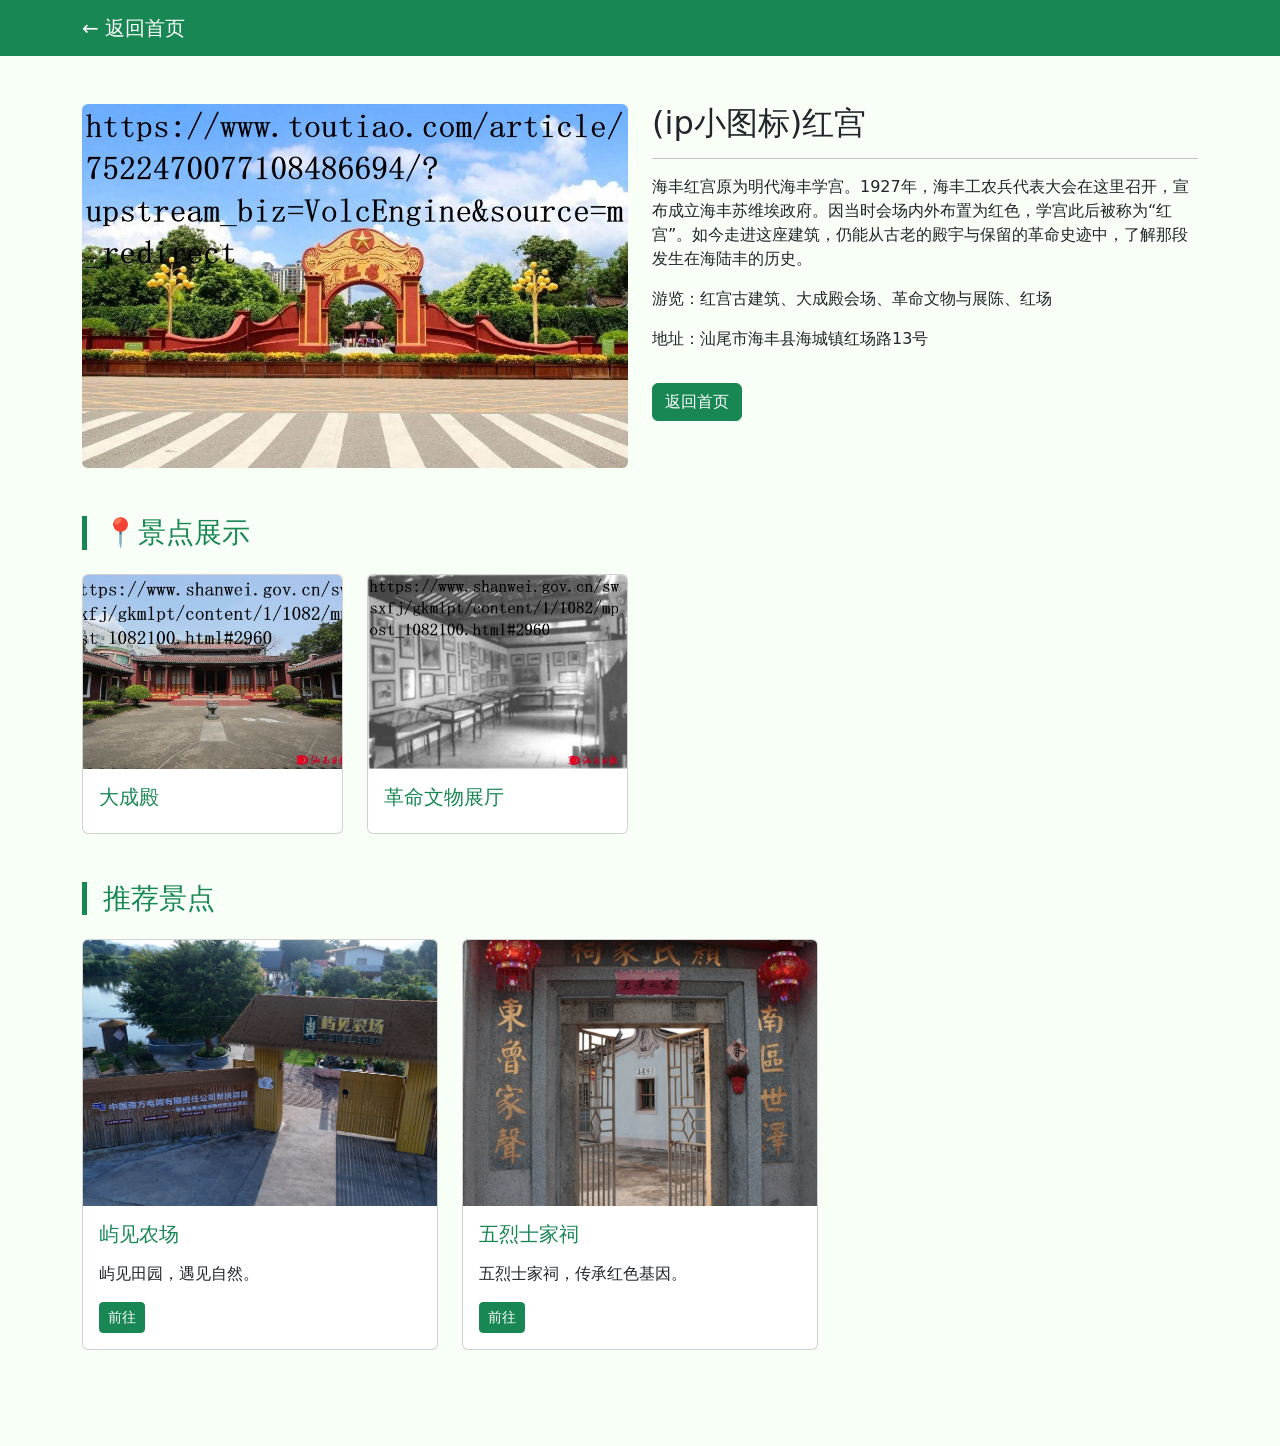
<file: spot/honggon.html>
<!DOCTYPE html>
<html lang="zh-CN">
<head>
    <meta charset="UTF-8">
    <meta name="viewport" content="width=device-width, initial-scale=1.0">
    <title>红宫详情</title>
    <link href="https://cdn.jsdelivr.net/npm/bootstrap@5.3.0/dist/css/bootstrap.min.css" rel="stylesheet">
    <link rel="stylesheet" href="../css/style.css">
</head>
<body>
<nav class="navbar navbar-expand-lg bg-success navbar-dark fixed-top">
    <div class="container">
        <a class="navbar-brand" href="../index.html">← 返回首页</a>
    </div>
</nav>
<div class="container py-5">
    <div class="row mb-5">
        <div class="col-md-6">
            <img src="../images/honggon/honggonB(wubanquan).jpg" class="w-100 rounded">
        </div>
        <div class="col-md-6">
            <h2>(ip小图标)红宫</h2>
            <hr>
            <p>海丰红宫原为明代海丰学宫。1927年，海丰工农兵代表大会在这里召开，宣布成立海丰苏维埃政府。因当时会场内外布置为红色，学宫此后被称为“红宫”。如今走进这座建筑，仍能从古老的殿宇与保留的革命史迹中，了解那段发生在海陆丰的历史。</p>
            <p>游览：红宫古建筑、大成殿会场、革命文物与展陈、红场</p>
            <p>地址：汕尾市海丰县海城镇红场路13号</p>
            <a href="../index.html" class="btn btn-success mt-3">返回首页</a>
        </div>
    </div>

    <section class="mb-5">
        <h3 class="text-success border-start border-5 border-success ps-3 mb-4">📍景点展示</h3>
        <div class="row g-4">
            <div class="col-md-3">
                <div class="card h-100">
                    <img src="../images/honggon/dachengdian(wubanquan).png" class="card-img-top" alt="大成殿">
                    <div class="card-body">
                        <h5 class="text-success text-decoration-none">大成殿</h5>
                    </div>
                </div>
            </div>
            <div class="col-md-3">
                <div class="card h-100">
                    <img src="../images/honggon/gemingwenwu(wubanquan).png" class="card-img-top" alt="革命文物展厅">
                    <div class="card-body">
                        <h5 class="text-success text-decoration-none">革命文物展厅</h5>
                    </div>
                </div>
            </div>
            
        </div>
    </section>

    <section class="mb-5">
        <h3 class="text-success border-start border-5 border-success ps-3 mb-4">推荐景点</h3>
        <div class="row g-4">
            <div class="col-md-4">
                <div class="card h-100">
                    <img src="../images/yujianfarm/yujianfarmB.JPG" loading="lazy" class="card-img-top">
                    <div class="card-body">
                        <h5 class="card-title text-success mb-3">屿见农场</h5>
                        <p>屿见田园，遇见自然。</p>
                        <a href="../spot/yujianfarm.html" class="btn btn-sm btn-success">前往</a>
                    </div>
                </div>
            </div>
            <div class="col-md-4">
                <div class="card h-100">
                    <img src="../images/wulieshi/wulieshiguan.png" loading="lazy" class="card-img-top">
                    <div class="card-body">
                        <h5 class="card-title text-success mb-3">五烈士家祠</h5>
                        <p>五烈士家祠，传承红色基因。</p>
                        <a href="../spot/wulieshijiaci.html" class="btn btn-sm btn-success">前往</a>
                    </div>
                </div>
            </div>
        </div>
    </section>

    <!-- <section class="mb-4">
        <h3 class="text-success border-start border-5 border-success ps-3 mb-4">📅一日游玩路线参考</h3>
        <div class="border border-success rounded p-4 bg-light">
            <p><strong>9:00</strong>村内闲逛、吃当地麻竹笋</p>
            <hr>
            <p><strong>11:30</strong>出发浈阳峡（13分钟车程）</p>
            <hr>
            <p><strong>中午</strong>农家乐用餐</p>
            <hr>
            <p><strong>下午</strong>北江游船</p>
            <a href="../index.html#map" class="btn btn-success mt-3">查看全镇地图</a>
        </div>
    </section> -->
</div>
<script src="https://cdn.jsdelivr.net/npm/bootstrap@5.3.0/dist/js/bootstrap.bundle.min.js"></script>
</body>
</html>
</file>
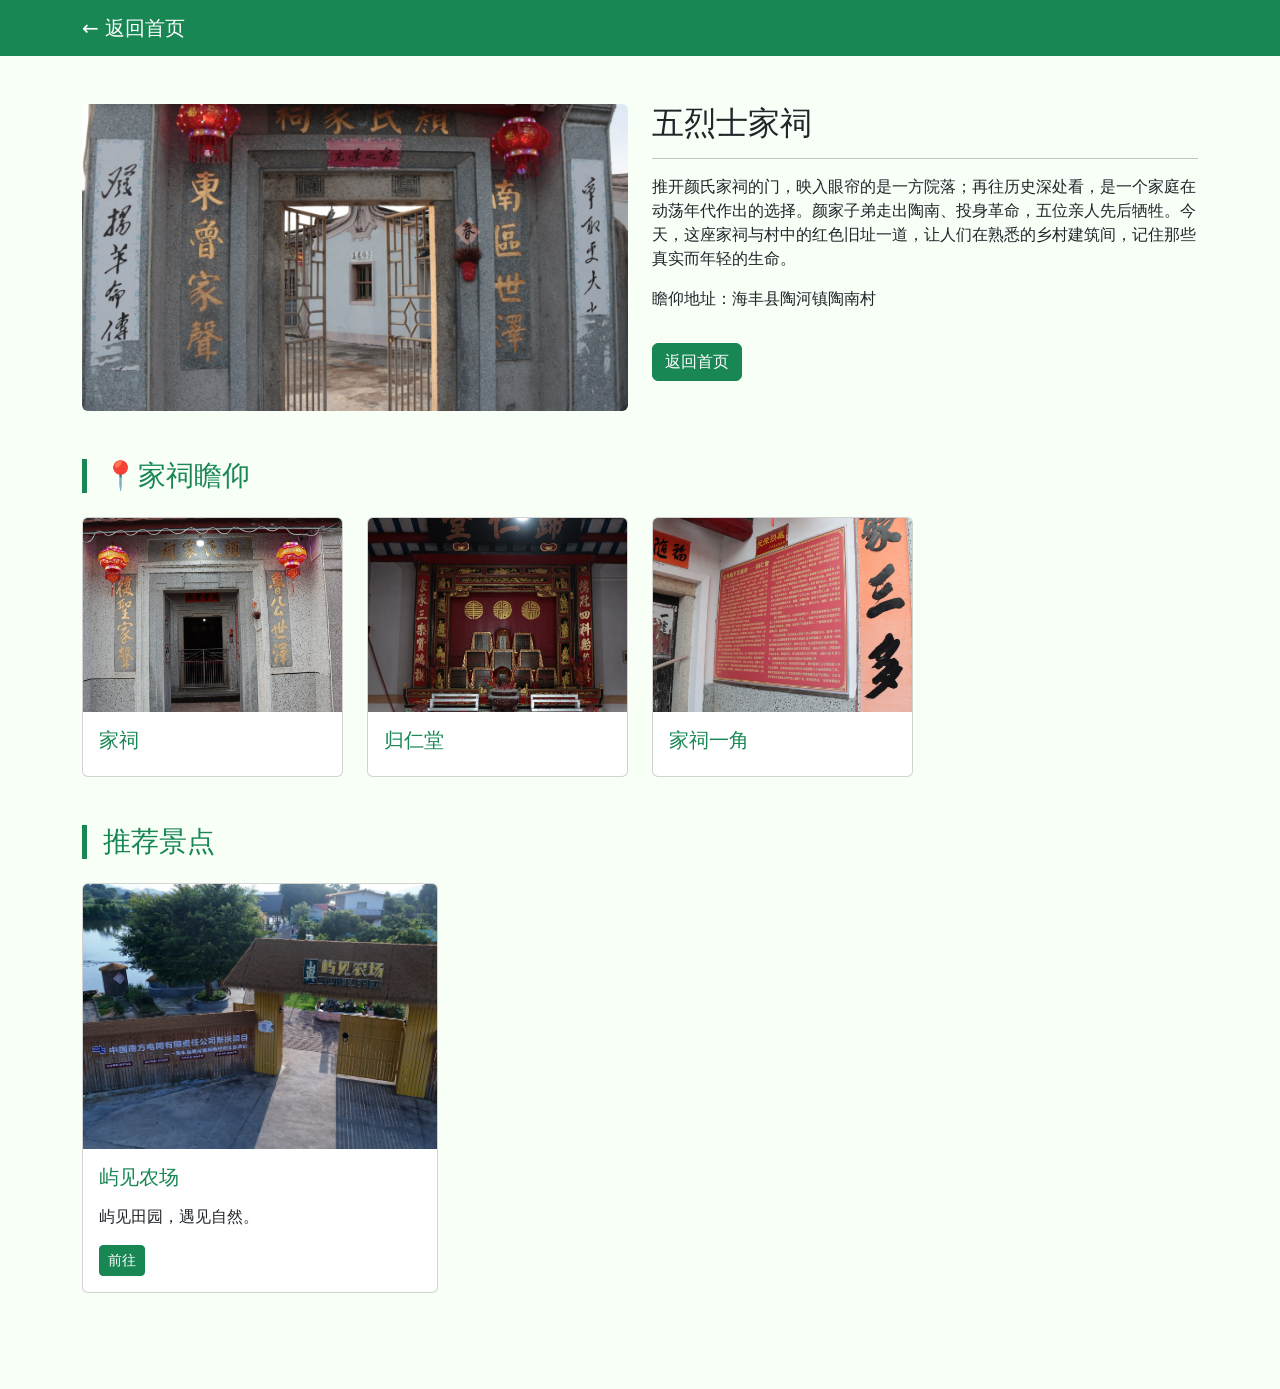
<file: spot/wulieshijiaci.html>
<!DOCTYPE html>
<html lang="zh-CN">
<head>
    <meta charset="UTF-8">
    <meta name="viewport" content="width=device-width, initial-scale=1.0">
    <title>五烈士家祠详情</title>
    <link href="https://cdn.jsdelivr.net/npm/bootstrap@5.3.0/dist/css/bootstrap.min.css" rel="stylesheet">
    <link rel="stylesheet" href="../css/style.css">
</head>
<body>
<nav class="navbar navbar-expand-lg bg-success navbar-dark fixed-top">
    <div class="container">
        <a class="navbar-brand" href="../index.html">← 返回首页</a>

    </div>
</nav>
<div class="container py-5">
    <div class="row mb-5">
        <div class="col-md-6">
            <img src="../images/wulieshi/wulieshiguan.png" class="w-100 rounded">
        </div>
        <div class="col-md-6">
            <h2>五烈士家祠</h2>
            <hr>
            <p>推开颜氏家祠的门，映入眼帘的是一方院落；再往历史深处看，是一个家庭在动荡年代作出的选择。颜家子弟走出陶南、投身革命，五位亲人先后牺牲。今天，这座家祠与村中的红色旧址一道，让人们在熟悉的乡村建筑间，记住那些真实而年轻的生命。</p>
            <p>瞻仰地址：海丰县陶河镇陶南村</p>
            <a href="../index.html" class="btn btn-success mt-3">返回首页</a>
        </div>
    </div>

    <section class="mb-5">
        <h3 class="text-success border-start border-5 border-success ps-3 mb-4">📍家祠瞻仰</h3>
        <div class="row g-4">
            <div class="col-md-3">
                <div class="card h-100">
                    <img src="../images/wulieshi/jiaci.png" class="card-img-top" alt="家祠">
                    <div class="card-body">
                        <h5 class="text-success text-decoration-none">家祠</h5>
                    </div>
                </div>
            </div>
            <div class="col-md-3">
                <div class="card h-100">
                    <img src="../images/wulieshi/guirentang.png" class="card-img-top" alt="归仁堂">
                    <div class="card-body">
                        <h5 class="text-success text-decoration-none">归仁堂</h5>
                    </div>
                </div>
            </div>
            <div class="col-md-3">
                <div class="card h-100">
                    <img src="../images/wulieshi/jiaci_corner.png" class="card-img-top" alt="家祠一角">
                    <div class="card-body">
                        <h5 class="text-success text-decoration-none">家祠一角</h5>
                    </div>
                </div>
            </div>
        </div>
    </section>

    <section class="mb-5">
        <h3 class="text-success border-start border-5 border-success ps-3 mb-4">推荐景点</h3>
        <div class="row g-4">
            <div class="col-md-4">
                <div class="card h-100">
                    <img src="../images/yujianfarm/yujianfarmB.JPG" loading="lazy" class="card-img-top">
                    <div class="card-body">
                        <h5 class="card-title text-success mb-3">屿见农场</h5>
                        <p>屿见田园，遇见自然。</p>
                        <a href="../spot/yujianfarm.html" class="btn btn-sm btn-success">前往</a>
                    </div>
                </div>
            </div>
            <!-- <div class="col-md-4">
                <div class="card h-100">
                    <img src="../images/honggon/honggonB(wubanquan).jpg" loading="lazy" class="card-img-top">
                    <div class="card-body">
                        <h5 class="card-title text-success mb-3">红宫</h5>
                        <p>红宫薪火，照亮来路。</p>
                        <a href="../spot/honggon.html" class="btn btn-sm btn-success">前往</a>
                    </div>
                </div>
            </div> -->
        </div>
    </section>

    <!-- <section class="mb-4">
        <h3 class="text-success border-start border-5 border-success ps-3 mb-4">📅一日游玩路线参考</h3>
        <div class="border border-success rounded p-4 bg-light">
            <p><strong>上午</strong>浈阳峡陆地观光爬山</p>
            <hr>
            <p><strong>中午</strong>江边农家乐吃河鲜</p>
            <hr>
            <p><strong>下午</strong>北江游船全程观景</p>
            <hr>
            <a href="../index.html#map" class="btn btn-success mt-3">查看全镇地图</a>
        </div>
    </section> -->
</div>
<script src="https://cdn.jsdelivr.net/npm/bootstrap@5.3.0/dist/js/bootstrap.bundle.min.js"></script>
</body>
</html>
</file>
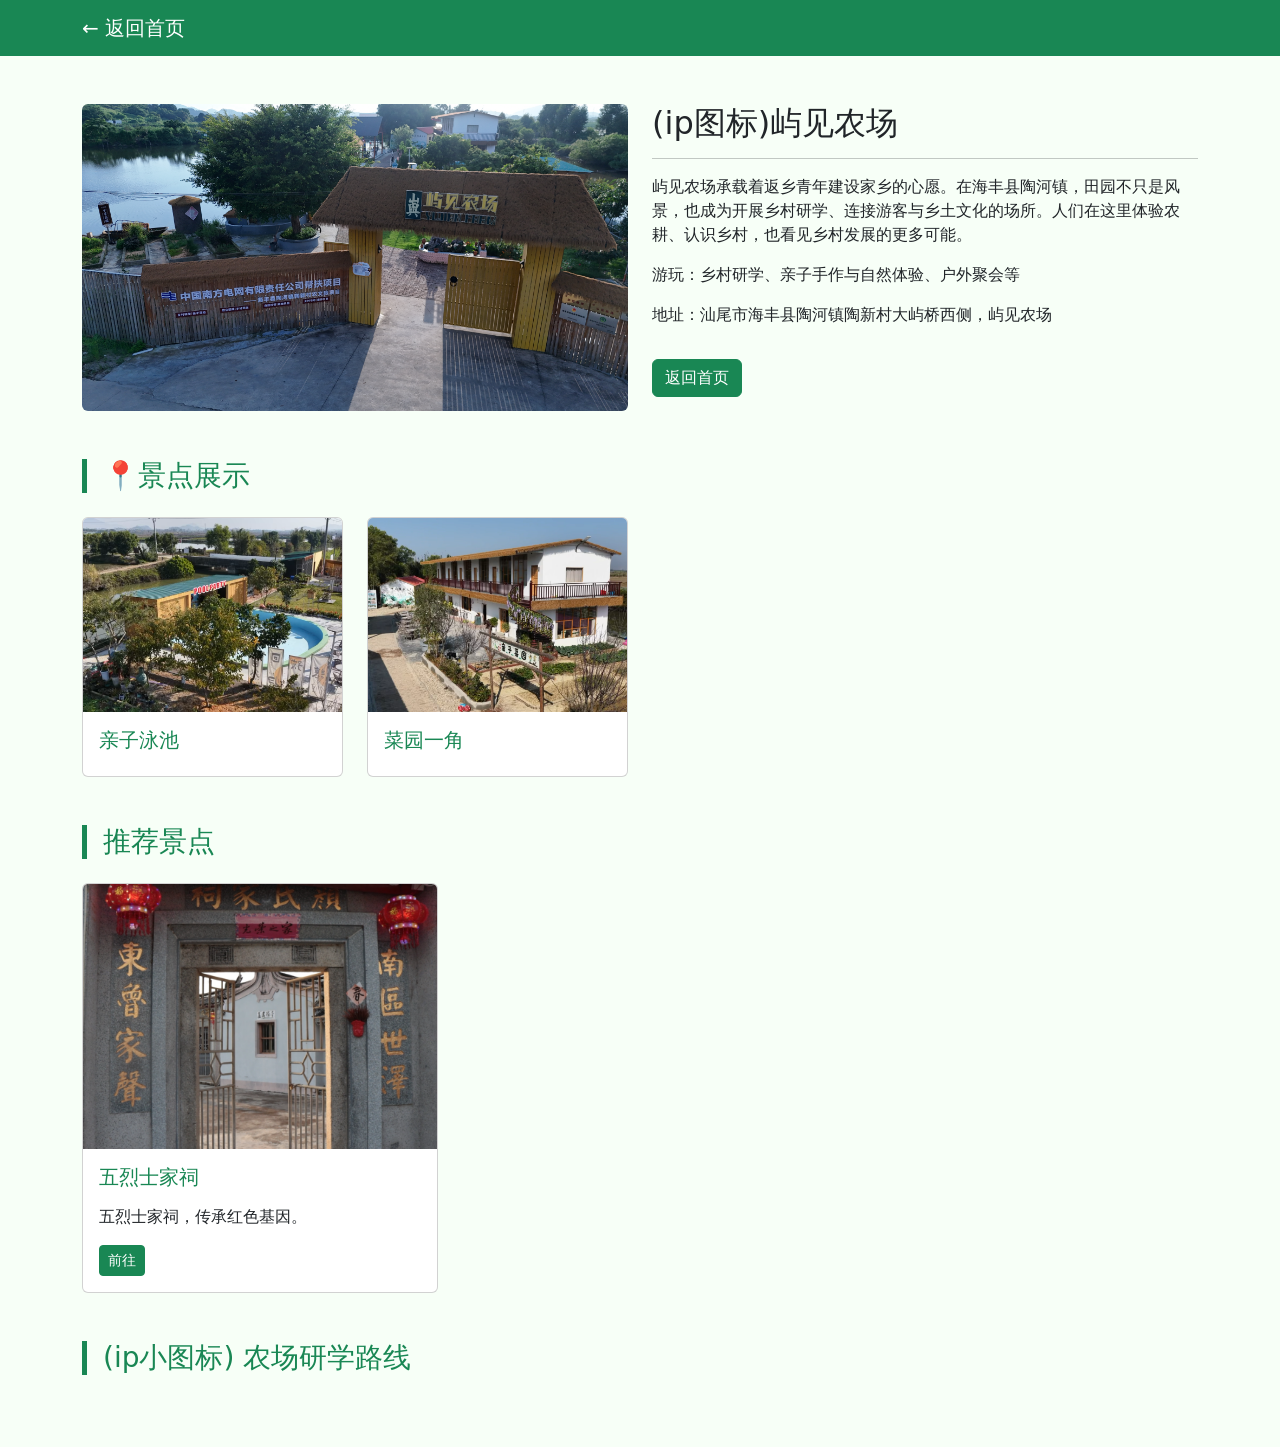
<file: spot/yujianfarm.html>
<!DOCTYPE html>
<html lang="zh-CN">
<head>
    <meta charset="UTF-8">
    <meta name="viewport" content="width=device-width, initial-scale=1.0">
    <title>屿见农场详情</title>
    <link href="https://cdn.jsdelivr.net/npm/bootstrap@5.3.0/dist/css/bootstrap.min.css" rel="stylesheet">
    <link rel="stylesheet" href="../css/style.css">
</head>
<body>
<nav class="navbar navbar-expand-lg bg-success navbar-dark fixed-top">
    <div class="container">
        <a class="navbar-brand" href="../index.html">← 返回首页</a>
        
    </div>
</nav>
<div class="container py-5">
    <div class="row mb-5">
        <div class="col-md-6">
            <img src="../images/yujianfarm/yujianfarmB.JPG" class="w-100 rounded">
        </div>
        <div class="col-md-6">
            <h2>(ip图标)屿见农场</h2>
            <hr>
            <p>屿见农场承载着返乡青年建设家乡的心愿。在海丰县陶河镇，田园不只是风景，也成为开展乡村研学、连接游客与乡土文化的场所。人们在这里体验农耕、认识乡村，也看见乡村发展的更多可能。</p>
            <p>游玩：乡村研学、亲子手作与自然体验、户外聚会等</p>
            <p>地址：汕尾市海丰县陶河镇陶新村大屿桥西侧，屿见农场</p>
            <a href="../index.html" class="btn btn-success mt-3">返回首页</a>
        </div>
    </div>
<!-- 在以下景点展示板块中 -->
<!-- 计划对火车头板块使用bootstrap中的model组件实现点击预览大图 -->
<!-- 对文化广场板块使用豆包ai生成代码实现的点击预览大图 -->
<!-- 上述内容实验失败，忽略 -->
    <section class="mb-5">
        <h3 class="text-success border-start border-5 border-success ps-3 mb-4">📍景点展示</h3>
        <div class="row g-4">
            <div class="col-md-3">
                <div class="card h-100">
                    <img src="../images/yujianfarm/pool_reflash.png" class="card-img-top" alt="亲子泳池">
                    <div class="card-body">
                        <h5 class="text-success text-decoration-none">亲子泳池</h5>
                    </div>
                </div>
            </div>
            <div class="col-md-3">
                <div class="card h-100">
                    <img src="../images/yujianfarm/caiyuan.png" class="card-img-top" alt="亲子菜园">
                    <div class="card-body">
                        <h5 class="text-success text-decoration-none">菜园一角</h5>
                    </div>
                </div>
            </div>
        </div>
    </section>

    <section class="mb-5">
        <h3 class="text-success border-start border-5 border-success ps-3 mb-4">推荐景点</h3>
        <div class="row g-4">
            <!-- <div class="col-md-4">
                <div class="card h-100">
                    <img src="../images/honggon/honggonB(wubanquan).jpg" loading="lazy" class="card-img-top">
                    <div class="card-body">
                        <h5 class="card-title text-success mb-3">红宫</h5>
                        <p>红宫薪火，照亮来路。</p>
                        <a href="../spot/honggon.html" class="btn btn-sm btn-success">前往</a>
                    </div>
                </div>
            </div> -->
            <div class="col-md-4">
                <div class="card h-100">
                    <img src="../images/wulieshi/wulieshiguan.png" loading="lazy" class="card-img-top">
                    <div class="card-body">
                        <h5 class="card-title text-success mb-3">五烈士家祠</h5>
                        <p>五烈士家祠，传承红色基因。</p>
                        <a href="../spot/wulieshijiaci.html" class="btn btn-sm btn-success">前往</a>
                    </div>
                </div>
            </div>
        </div>
    </section>

    <section class="mb-4">
        <h3 id="yanxue_farm" class="scroll-block text-success border-start border-5 border-success ps-3 mb-4">(ip小图标) 农场研学路线</h3>
        <!-- <div class="border border-success rounded p-4 bg-light">
            <p><strong>9:00-11:30</strong>浈阳峡游览</p>
            <hr>
            <p><strong>12:00</strong>农家乐吃河鲜、笋干焖肉</p>
            <hr>
            <p><strong>14:00-16:00</strong>江口古镇闲逛</p>
            <hr>
            <p><strong>16:30-18:00</strong>北江游船看日落</p>
            <a href="../index.html#map" class="btn btn-success mt-3">查看全镇地图</a>
        </div> -->
    </section>
</div>
<script src="https://cdn.jsdelivr.net/npm/bootstrap@5.3.0/dist/js/bootstrap.bundle.min.js"></script>
</body>
</html>
</file>
<file: css/style.css>
body{
    background-color:#f7fff7;
    padding-top:56px;
}
@media (max-width:768px) {
    .banner-img {
        aspect-ratio: 16 / 9;
    }
    .farm_photo{
        height: min(85vw, 480px);
    }
}
.banner-img{
    width: 100%;
    aspect-ratio: 16 / 9;
    object-fit: cover;
}
.card-img-top{
    width: 100%;
    aspect-ratio: 4 / 3;
    object-fit: cover;
}
.scroll-block{
    scroll-margin-top:90px;
}
.img-border{
    /* border:6px solid #28a745; */
    border-radius:8px;
}
.carousel-indicators [data-bs-target] {
    width: 10px;
    height: 10px;
    border-radius: 50%;
    background-color: #28a745;
    margin: 0 5px;
    border: none;
}
.carousel-indicators .active {
    background-color: #157333;
}
.text-decoration-none{
    text-decoration: none;
}
.mobile-banner-img {
    width: 100%;
    aspect-ratio: 16 / 9;
    object-fit: cover;
}
.yanxue_box{
    width: 100%;
    aspect-ratio: 4 / 3;
    overflow: hidden;
}
.yanxue_img{
    width: 100%;
    height: 100%;
    object-fit: cover;
    transition: transform 0.5s;
}
.yanxue_img:hover {
    transform: scale(1.1);
}

/* ar */
.ar-wrap{ margin:28px 0; overscroll-behavior:contain }
.ar-cap{ margin:10px 0 0; font-size:13px; color:#888; text-align:center }

/* 农产品样式1 */
.farm_photo{
    height: clamp(340px, 50vw, 600px);
    overflow: hidden;
}
.farm_photo img{
    display: block;
    width: 100%;
    height: 100%;
    object-fit: contain;
    aspect-ratio: 1 / 1;
    /* mask-image: radial-gradient(ellipse 76% 79% at 47% 50%, #000 58%, transparent 100%); */
}

/* 农产品样式2  */
/* .farm_photo {
  position: relative;
  height: clamp(340px, 50vw, 600px);
  display: grid;
  place-items: center;
  isolation: isolate;
}

/* 椭圆外围的发散效果 */
/* .farm_photo_glow {
  position: absolute;
  width: 88%;
  height: 82%;
  border-radius: 50%;
  background: rgba(156, 128, 98, .35);
  filter: blur(28px);
  z-index: -1;
} */

/* .farm_photo img {
  display: block;
  width: 82%;
  height: 76%;
  object-fit: cover;
  border-radius: 50%;
  border: 2px solid rgba(156, 128, 98, .65);
  box-shadow: 0 12px 35px rgba(35, 50, 43, .16);
  transition: transform .7s ease;
}

.farm_photo:hover img {
  transform: scale(1.05);
} */
</file>
